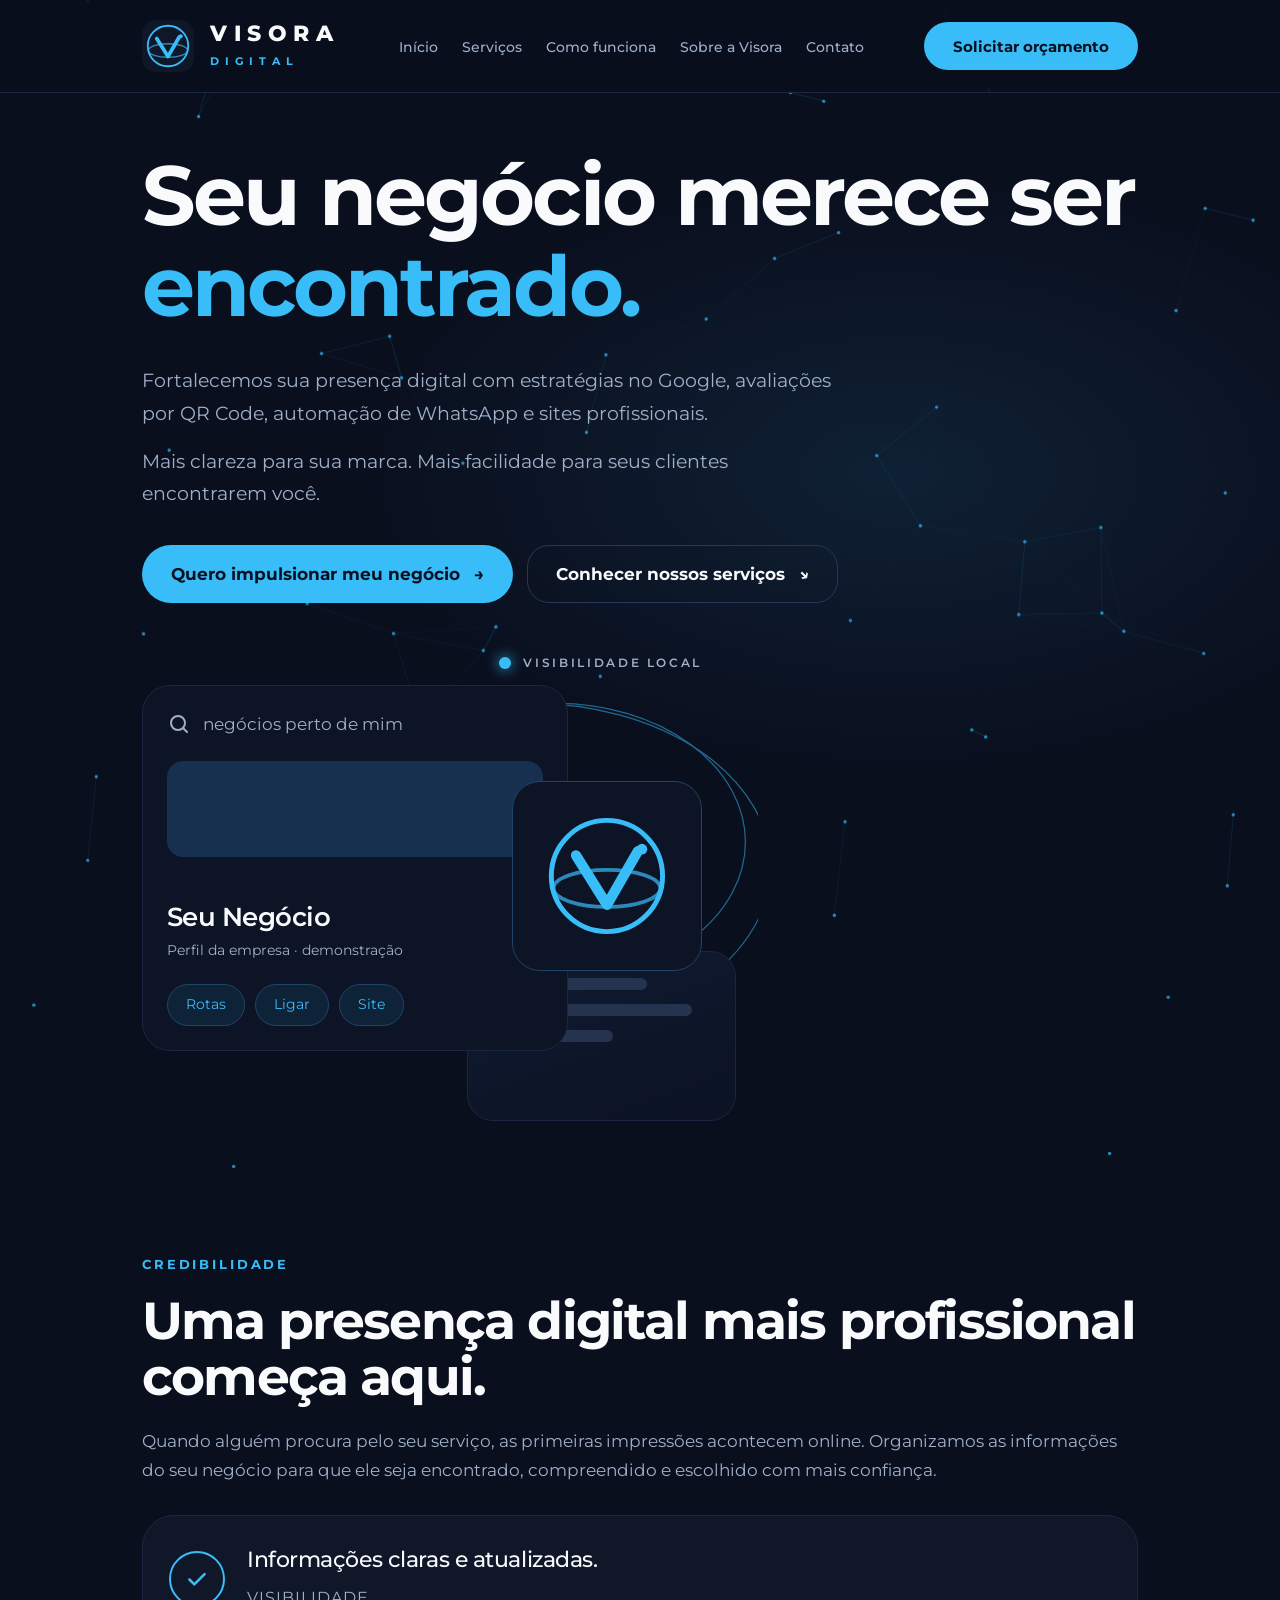
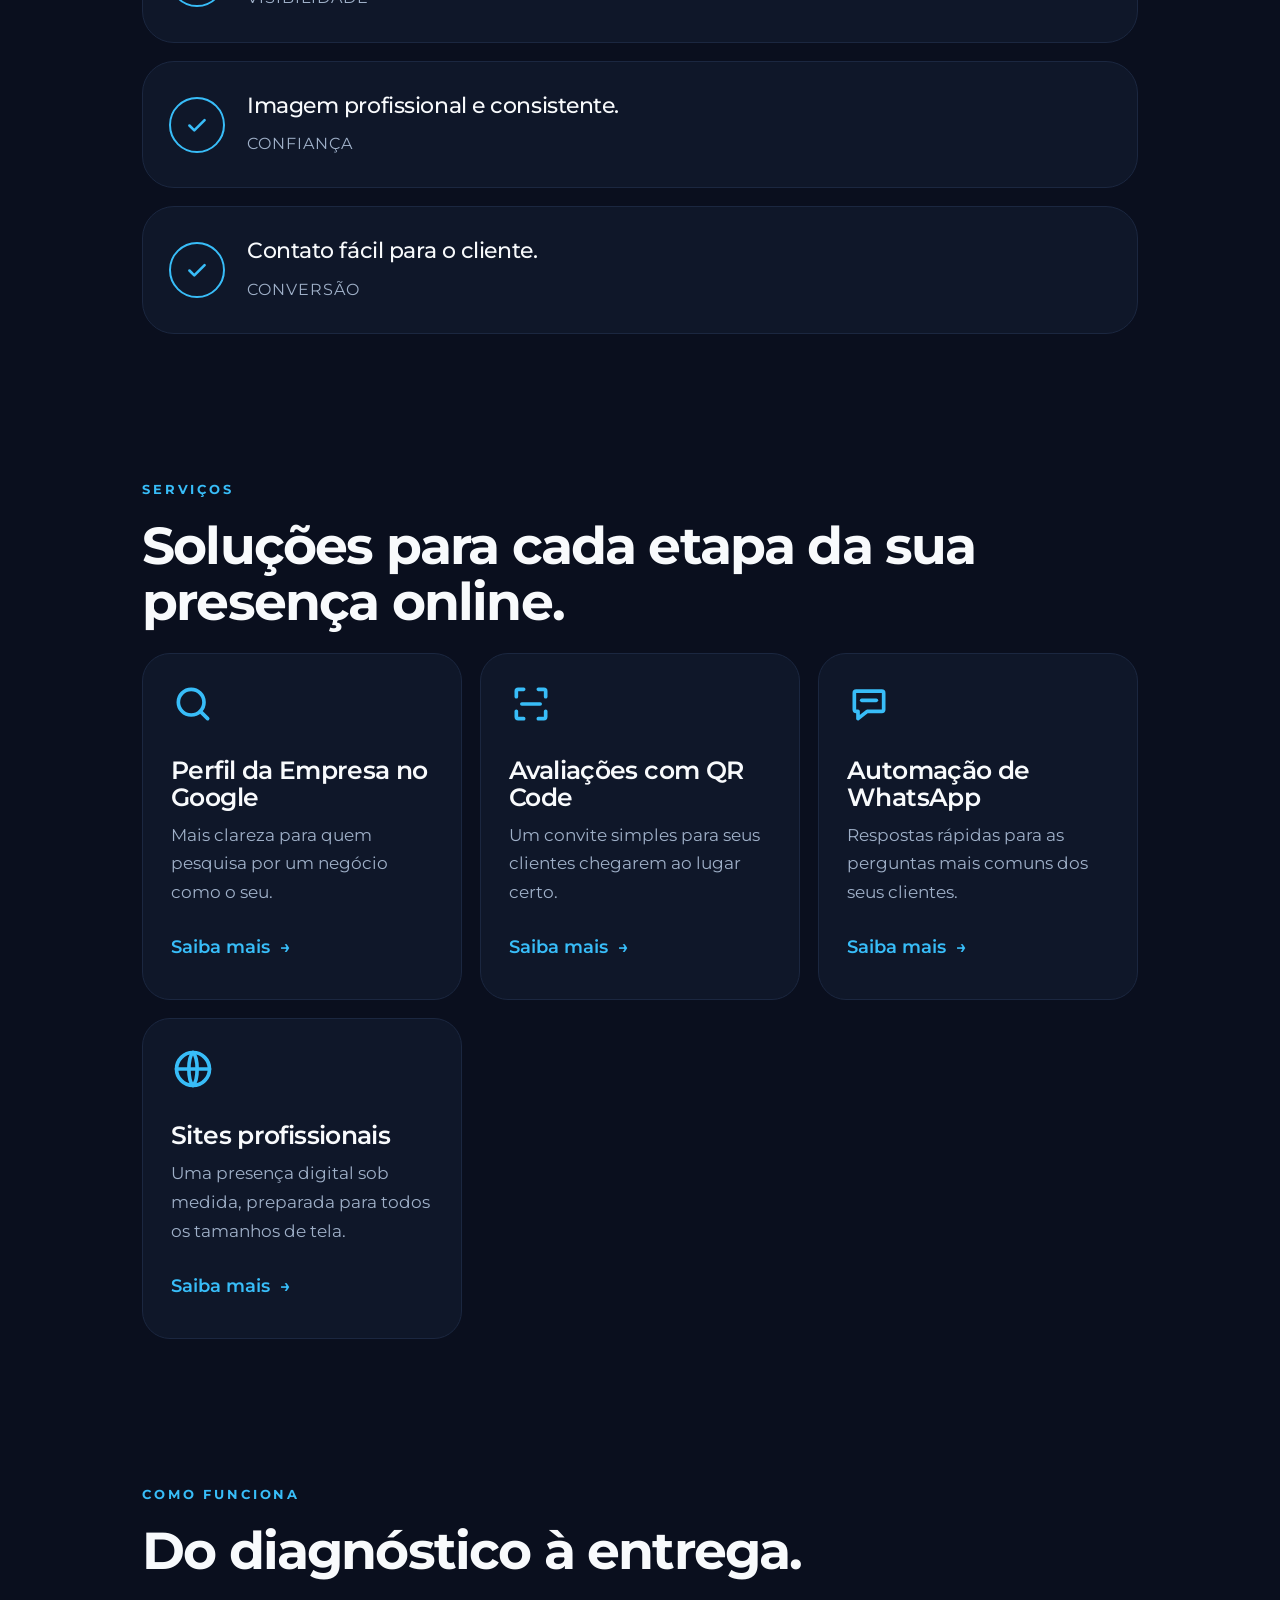
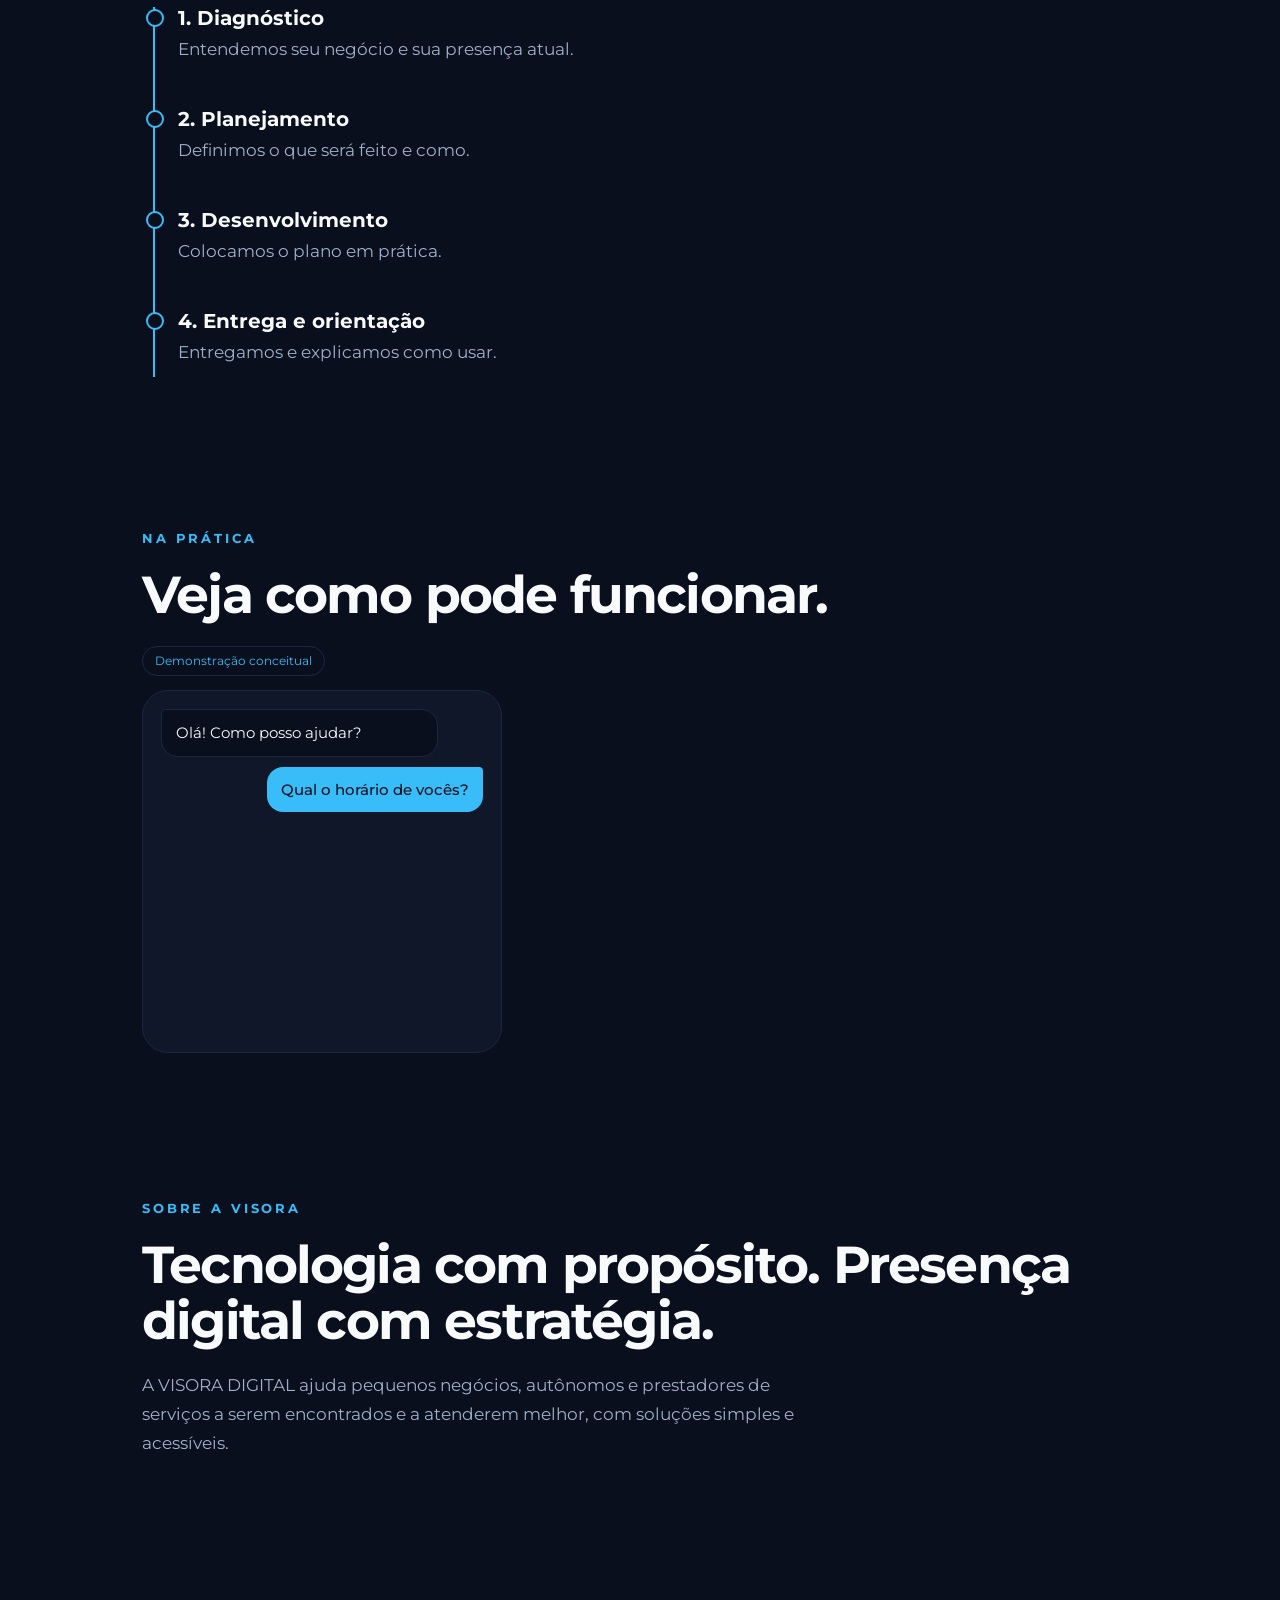
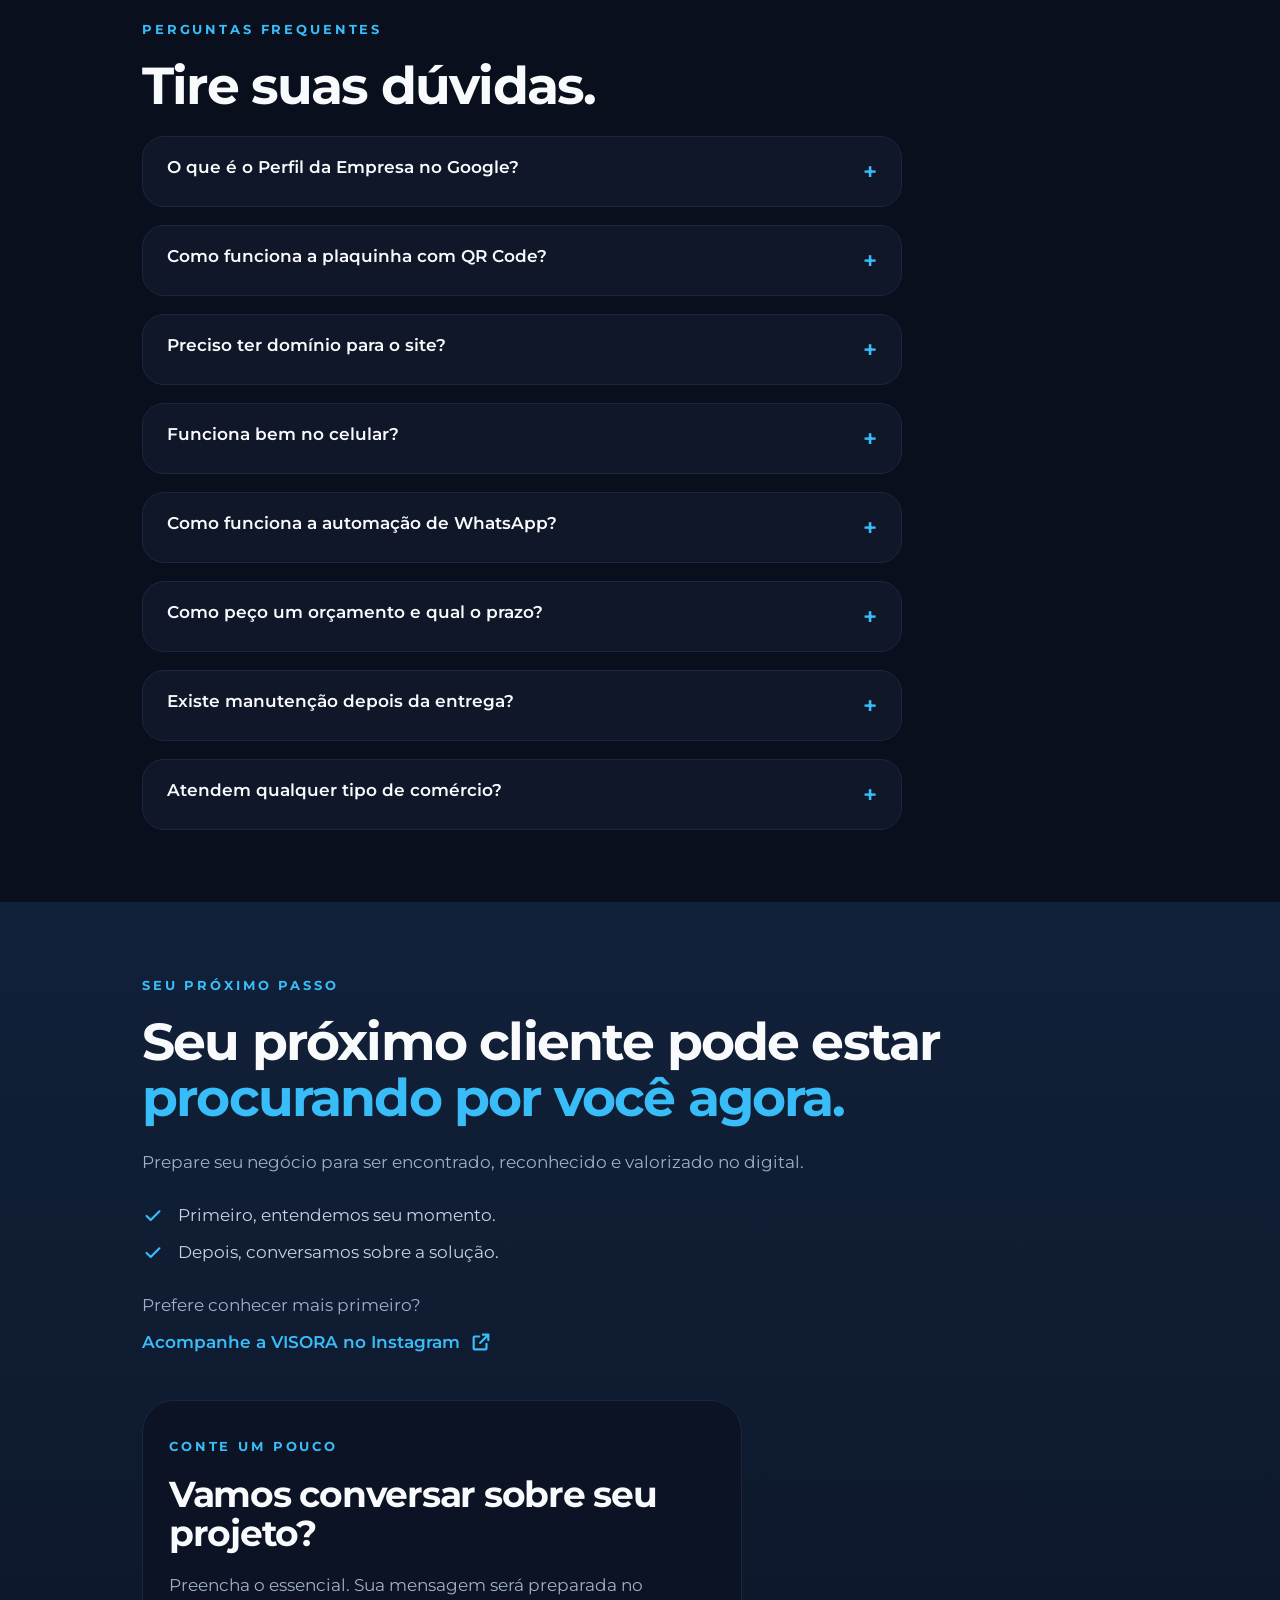
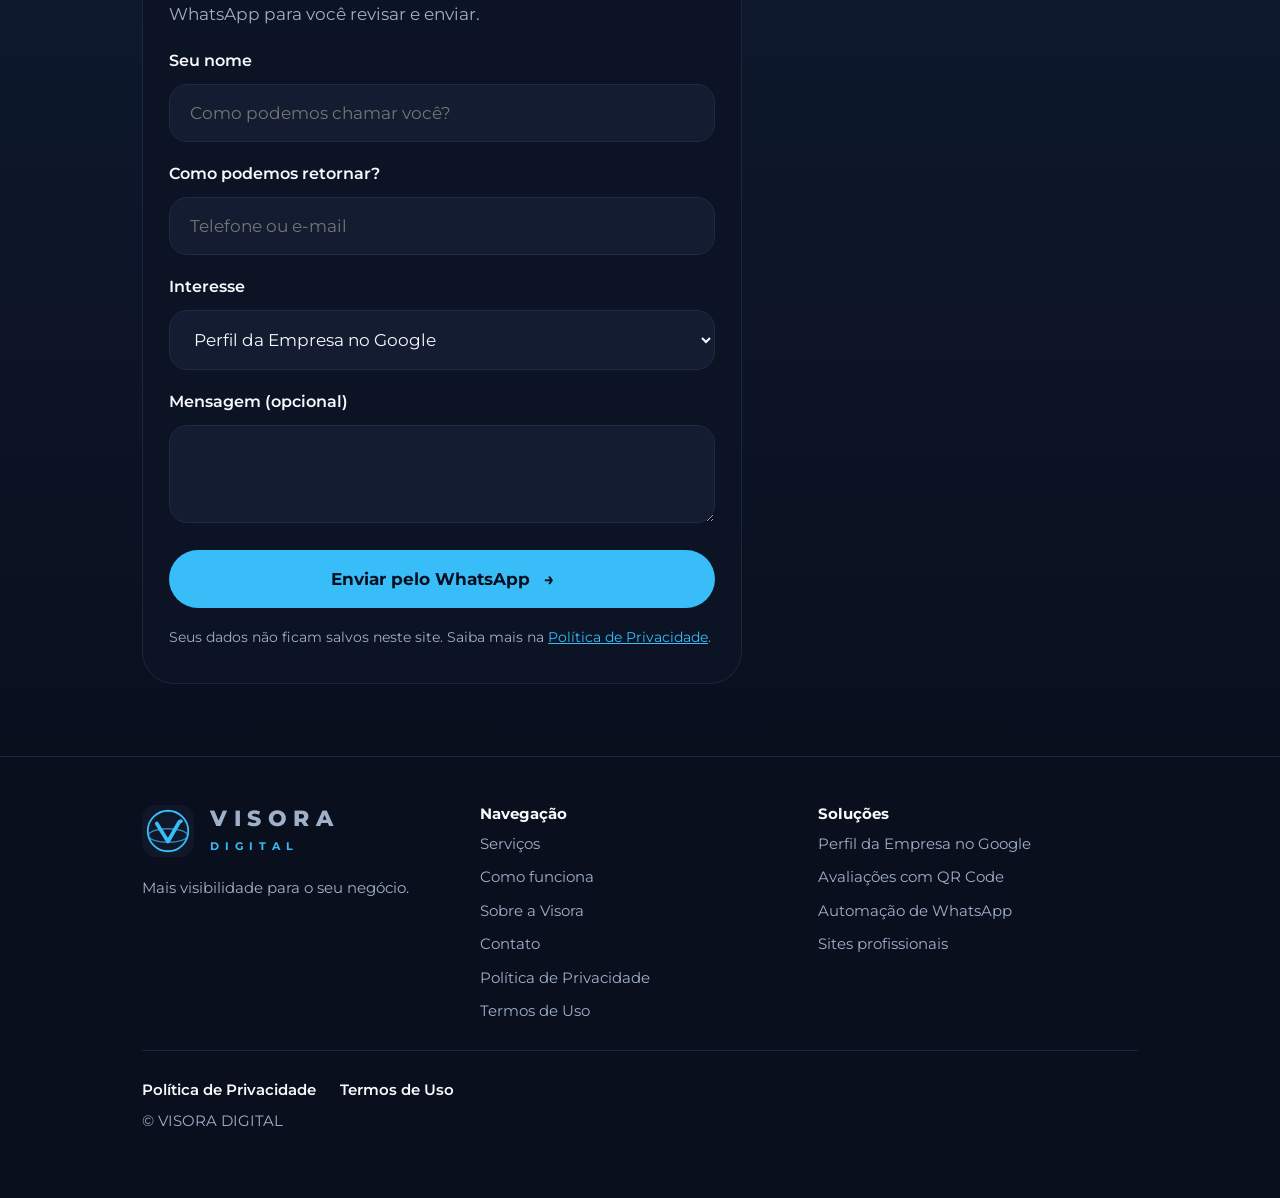
<file: index.html>
<!DOCTYPE html>
<html lang="pt-BR">
<head>
<meta charset="utf-8">
<meta name="viewport" content="width=device-width, initial-scale=1, viewport-fit=cover">
<meta name="theme-color" content="#0B1220">
<link rel="icon" type="image/svg+xml" href="assets/img/favicon.svg">
<title>VISORA DIGITAL | Criação de Sites, SEO e Marketing Digital</title>
<meta name="description" content="Aumente a visibilidade da sua empresa com a VISORA DIGITAL. Criamos sites profissionais, otimizamos sua presença no Google, avaliações por QR Code e soluções digitais para negócios.">
<meta name="keywords" content="perfil da empresa no google, avaliações qr code, automação de whatsapp, criação de sites, presença digital">
<meta property="og:title" content="VISORA DIGITAL — Mais visibilidade para o seu negócio.">
<meta property="og:description" content="Perfil no Google, avaliações por QR Code, automação de WhatsApp e sites profissionais.">
<meta property="og:type" content="website">
<link rel="preconnect" href="https://fonts.googleapis.com">
<link rel="canonical" href="https://www.visoradigital.com.br/" />
<link rel="preconnect" href="https://fonts.gstatic.com" crossorigin>
<link href="https://fonts.googleapis.com/css2?family=Montserrat:wght@400;500;600;700;800&display=swap" rel="stylesheet">
<link rel="stylesheet" href="assets/css/style.css">
</head>
<body>
<svg width="0" height="0" style="position:absolute" aria-hidden="true"><symbol id="mk" viewBox="0 0 64 64"><circle cx="32" cy="32" r="27" fill="none" stroke="#38BDF8" stroke-width="2.4"/><ellipse cx="32" cy="38" rx="26" ry="9" fill="none" stroke="#38BDF8" stroke-width="1.8" opacity=".7"/><path d="M17 22 L32 46 L47 20" fill="none" stroke="#38BDF8" stroke-width="5" stroke-linecap="round" stroke-linejoin="round"/><circle cx="49" cy="19" r="2.6" fill="#38BDF8"/></symbol></svg>

<header><div class="w nav">
<a class="logo" href="#inicio" aria-label="VISORA DIGITAL"><span class="lb"><svg aria-hidden="true"><use href="#mk"/></svg></span><span class="lt"><b>VISORA</b><small>DIGITAL</small></span></a>
<nav aria-label="Principal"><ul id="mn">
<li><a href="#inicio">Início</a></li><li><a href="#servicos">Serviços</a></li><li><a href="#como">Como funciona</a></li><li><a href="#sobre">Sobre a Visora</a></li><li><a href="#contato">Contato</a></li></ul></nav>
<a class="btn s" href="#contato">Solicitar orçamento</a>
<button class="burger" id="bg" aria-label="Abrir menu" aria-expanded="false"><span></span><span></span><span></span></button>
</div></header>

<main>
<section class="hero" id="inicio" style="padding-top:150px">
<canvas id="cv" aria-hidden="true"></canvas>
<div class="w">
<h1>Seu negócio merece ser <em>encontrado.</em></h1>
<p>Fortalecemos sua presença digital com estratégias no Google, avaliações por QR Code, automação de WhatsApp e sites profissionais.</p>
<p>Mais clareza para sua marca. Mais facilidade para seus clientes encontrarem você.</p>
<div class="bt">
<a class="btn" href="#contato">Quero impulsionar meu negócio <span>→</span></a>
<a class="btn o" href="#servicos">Conhecer nossos serviços <span>↘</span></a></div>
<div class="mock">
<div class="lbl"><i></i>VISIBILIDADE LOCAL</div>
<svg class="orb" viewBox="0 0 400 300" fill="none" stroke="#38BDF8" stroke-width="1" aria-hidden="true"><ellipse cx="220" cy="170" rx="190" ry="130"/><ellipse cx="240" cy="150" rx="150" ry="110"/></svg>
<div class="mc"><div class="srch"><svg width="24" height="24" viewBox="0 0 24 24" fill="none" stroke="currentColor" stroke-width="2" stroke-linecap="round"><circle cx="11" cy="11" r="7"/><path d="M20 20l-4-4"/></svg>negócios perto de mim</div>
<div class="blk"></div><h3>Seu Negócio</h3><small>Perfil da empresa · demonstração</small>
<div class="chips"><span>Rotas</span><span>Ligar</span><span>Site</span></div></div>
<div class="bdg"><svg aria-hidden="true"><use href="#mk"/></svg></div>
<div class="mc2"><s style="width:70%"></s><s style="width:90%"></s><s style="width:55%"></s></div>
</div>
</div></section>

<section><div class="w">
<div class="eb rv">Credibilidade</div>
<h2 class="rv">Uma presença digital mais profissional começa aqui.</h2>
<p class="rv">Quando alguém procura pelo seu serviço, as primeiras impressões acontecem online. Organizamos as informações do seu negócio para que ele seja encontrado, compreendido e escolhido com mais confiança.</p>
<div class="grid" style="grid-template-columns:1fr;margin-top:30px">
<div class="card cr rv"><span class="ck"><svg viewBox="0 0 24 24"><path d="M5 12.5l4.5 4.5L19 7.5"/></svg></span><div><b>Informações claras e atualizadas.</b><small>Visibilidade</small></div></div>
<div class="card cr rv"><span class="ck"><svg viewBox="0 0 24 24"><path d="M5 12.5l4.5 4.5L19 7.5"/></svg></span><div><b>Imagem profissional e consistente.</b><small>Confiança</small></div></div>
<div class="card cr rv"><span class="ck"><svg viewBox="0 0 24 24"><path d="M5 12.5l4.5 4.5L19 7.5"/></svg></span><div><b>Contato fácil para o cliente.</b><small>Conversão</small></div></div>
</div></div></section>

<section id="servicos"><div class="w">
<div class="eb rv">Serviços</div><h2 class="rv">Soluções para cada etapa da sua presença online.</h2>
<div class="grid">
<div class="card rv"><div class="ic"><svg viewBox="0 0 24 24"><circle cx="11" cy="11" r="7"/><path d="M20 20l-4-4"/></svg></div><h3>Perfil da Empresa no Google</h3><p>Mais clareza para quem pesquisa por um negócio como o seu.</p>
<div class="det"><p>Revisão de categorias, serviços, descrição e informações comerciais; organização de fotos; boas práticas para avaliações autênticas e perfil atualizado.</p></div>
<button class="more" aria-expanded="false"><span>Saiba mais</span> <span>→</span></button></div>
<div class="card rv"><div class="ic"><svg viewBox="0 0 24 24"><path d="M4 8V5a1 1 0 011-1h3M16 4h3a1 1 0 011 1v3M20 16v3a1 1 0 01-1 1h-3M8 20H5a1 1 0 01-1-1v-3M7 12h10"/></svg></div><h3>Avaliações com QR Code</h3><p>Um convite simples para seus clientes chegarem ao lugar certo.</p>
<div class="det"><p>Plaquinhas personalizadas para balcões, mesas e recepções, em versões clara e escura. O QR Code usa o link fornecido por você e é validado antes da entrega.</p></div>
<button class="more" aria-expanded="false"><span>Saiba mais</span> <span>→</span></button></div>
<div class="card rv"><div class="ic"><svg viewBox="0 0 24 24"><path d="M5 5h14a1 1 0 011 1v9a1 1 0 01-1 1h-8l-5 4v-4H5a1 1 0 01-1-1V6a1 1 0 011-1z"/><path d="M8 10h8"/></svg></div><h3>Automação de WhatsApp</h3><p>Respostas rápidas para as perguntas mais comuns dos seus clientes.</p>
<div class="det"><p>Fluxos de conversa sob medida (horários, serviços, pedidos de orçamento) e encaminhamento para atendimento humano quando necessário. Escopo e integrações definidos no orçamento.</p></div>
<button class="more" aria-expanded="false"><span>Saiba mais</span> <span>→</span></button></div>
<div class="card rv"><div class="ic"><svg viewBox="0 0 24 24"><circle cx="12" cy="12" r="9"/><path d="M3 12h18M12 3c3 3 3 15 0 18M12 3c-3 3-3 15 0 18"/></svg></div><h3>Sites profissionais</h3><p>Uma presença digital sob medida, preparada para todos os tamanhos de tela.</p>
<div class="det"><p>Design personalizado e responsivo, contato pelo WhatsApp, formulário de orçamento e SEO técnico básico.</p></div>
<button class="more" aria-expanded="false"><span>Saiba mais</span> <span>→</span></button></div>
</div></div></section>

<section id="como"><div class="w rv">
<div class="eb">Como funciona</div><h2>Do diagnóstico à entrega.</h2>
<div class="tl" id="tl"><i></i>
<div class="st"><b>1. Diagnóstico</b><p>Entendemos seu negócio e sua presença atual.</p></div>
<div class="st"><b>2. Planejamento</b><p>Definimos o que será feito e como.</p></div>
<div class="st"><b>3. Desenvolvimento</b><p>Colocamos o plano em prática.</p></div>
<div class="st"><b>4. Entrega e orientação</b><p>Entregamos e explicamos como usar.</p></div>
</div></div></section>

<section><div class="w rv">
<div class="eb">Na prática</div><h2>Veja como pode funcionar.</h2>
<span class="tag">Demonstração conceitual</span>
<div class="chat" id="ch" aria-label="Conversa de WhatsApp simulada">
<div class="m a">Olá! Como posso ajudar?</div><div class="m b">Qual o horário de vocês?</div>
<div class="m a">Atendemos de segunda a sexta. Quer pedir um orçamento?</div><div class="m b">Quero!</div>
<div class="m a">Perfeito! Vou chamar um atendente. 😊</div></div>
</div></section>

<section id="sobre"><div class="w rv">
<div class="eb">Sobre a Visora</div>
<h2>Tecnologia com propósito. Presença digital com estratégia.</h2>
<p style="max-width:62ch">A VISORA DIGITAL ajuda pequenos negócios, autônomos e prestadores de serviços a serem encontrados e a atenderem melhor, com soluções simples e acessíveis.</p>
</div></section>

<section><div class="w faq">
<div class="eb rv">Perguntas frequentes</div><h2 class="rv">Tire suas dúvidas.</h2>
<div class="grid" style="grid-template-columns:1fr;max-width:760px">
<div class="card"><button class="q" aria-expanded="false">O que é o Perfil da Empresa no Google?</button><div class="det"><p>É a ficha do seu negócio que aparece no Google e no Maps, com informações, fotos e avaliações.</p></div></div>
<div class="card"><button class="q" aria-expanded="false">Como funciona a plaquinha com QR Code?</button><div class="det"><p>O cliente aponta o celular para o QR Code e vai direto ao link que você nos passar, como o das avaliações.</p></div></div>
<div class="card"><button class="q" aria-expanded="false">Preciso ter domínio para o site?</button><div class="det"><p>Conversamos sobre as opções no orçamento e orientamos você nesse passo.</p></div></div>
<div class="card"><button class="q" aria-expanded="false">Funciona bem no celular?</button><div class="det"><p>Sim. Tudo é pensado primeiro para o celular e também funciona em tablet e computador.</p></div></div>
<div class="card"><button class="q" aria-expanded="false">Como funciona a automação de WhatsApp?</button><div class="det"><p>Criamos respostas automáticas e fluxos de conversa sob medida, com encaminhamento para uma pessoa quando necessário. Escopo e integrações são definidos no orçamento.</p></div></div>
<div class="card"><button class="q" aria-expanded="false">Como peço um orçamento e qual o prazo?</button><div class="det"><p>Pelo botão de WhatsApp. Valores e prazos dependem do serviço e são combinados no orçamento.</p></div></div>
<div class="card"><button class="q" aria-expanded="false">Existe manutenção depois da entrega?</button><div class="det"><p>Orientamos você após a entrega e conversamos sobre acompanhamento conforme a sua necessidade.</p></div></div>
<div class="card"><button class="q" aria-expanded="false">Atendem qualquer tipo de comércio?</button><div class="det"><p>Atendemos pequenos negócios, autônomos, prestadores de serviços e comércios locais.</p></div></div>
</div></div></section>

<section class="cta" id="contato"><div class="w">
<div class="eb rv">Seu próximo passo</div>
<h2 class="rv">Seu próximo cliente pode estar <em>procurando por você agora.</em></h2>
<p class="rv">Prepare seu negócio para ser encontrado, reconhecido e valorizado no digital.</p>
<ul class="ul"><li><svg viewBox="0 0 24 24"><path d="M5 12.5l4.5 4.5L19 7.5"/></svg>Primeiro, entendemos seu momento.</li><li><svg viewBox="0 0 24 24"><path d="M5 12.5l4.5 4.5L19 7.5"/></svg>Depois, conversamos sobre a solução.</li></ul>
<p style="margin:0">Prefere conhecer mais primeiro?</p>
<a class="ig" href="https://www.instagram.com/somosvisora/" target="_blank" rel="noopener noreferrer">Acompanhe a VISORA no Instagram <svg viewBox="0 0 24 24"><path d="M14 4h6v6M20 4l-9 9M18 14v5a1 1 0 01-1 1H5a1 1 0 01-1-1V7a1 1 0 011-1h5"/></svg></a>
<form id="fm">
<div class="eb" style="margin:0">Conte um pouco</div>
<h3>Vamos conversar sobre seu projeto?</h3>
<p style="margin:0">Preencha o essencial. Sua mensagem será preparada no WhatsApp para você revisar e enviar.</p>
<label>Seu nome<input id="nm" autocomplete="name" placeholder="Como podemos chamar você?"></label>
<label>Como podemos retornar?<input id="rt" placeholder="Telefone ou e-mail"></label>
<label>Interesse<select id="it"><option>Perfil da Empresa no Google</option><option>Avaliações com QR Code</option><option>Automação de WhatsApp</option><option>Site profissional</option><option>Quero conversar para descobrir</option></select></label>
<label>Mensagem (opcional)<textarea id="ms" rows="3"></textarea></label>
<button class="btn" type="submit">Enviar pelo WhatsApp <span>→</span></button>
<p class="note">Seus dados não ficam salvos neste site. Saiba mais na <a href="privacidade.html">Política de Privacidade</a>.</p>
</form></div></section>
</main>

<footer><div class="w">
<div class="grid">
<div><a class="logo" href="#inicio"><span class="lb"><svg aria-hidden="true"><use href="#mk"/></svg></span><span class="lt"><b>VISORA</b><small>DIGITAL</small></span></a><p style="margin-top:14px">Mais visibilidade para o seu negócio.</p></div>
<div><b>Navegação</b><a href="#servicos">Serviços</a><a href="#como">Como funciona</a><a href="#sobre">Sobre a Visora</a><a href="#contato">Contato</a><a href="privacidade.html">Política de Privacidade</a><a href="termos.html">Termos de Uso</a></div>
<div><b>Soluções</b><a href="#servicos">Perfil da Empresa no Google</a><a href="#servicos">Avaliações com QR Code</a><a href="#servicos">Automação de WhatsApp</a><a href="#servicos">Sites profissionais</a></div>
</div>
<div class="legal-links"><a href="privacidade.html">Política de Privacidade</a><a href="termos.html">Termos de Uso</a></div>
<p>© VISORA DIGITAL</p></div></footer>


<script src="assets/js/main.js" defer></script>
</body>
</html>
</file>
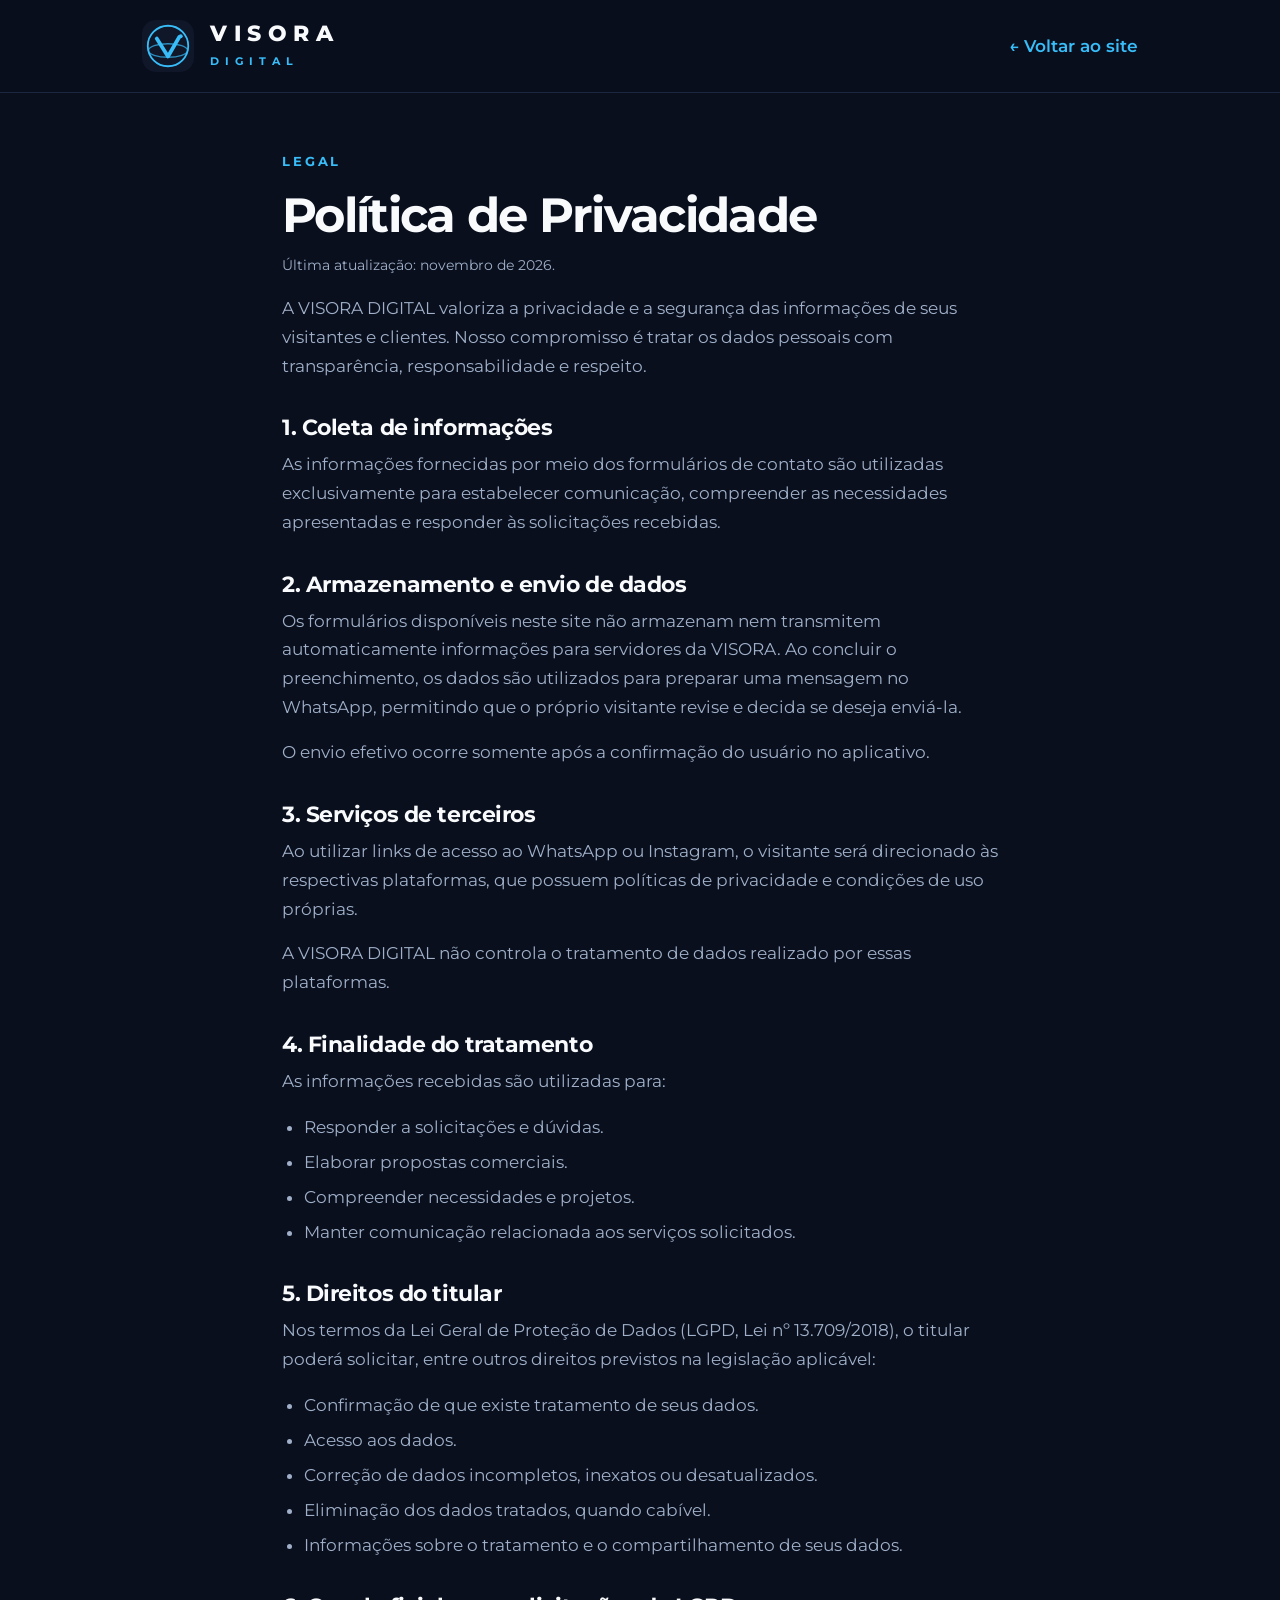
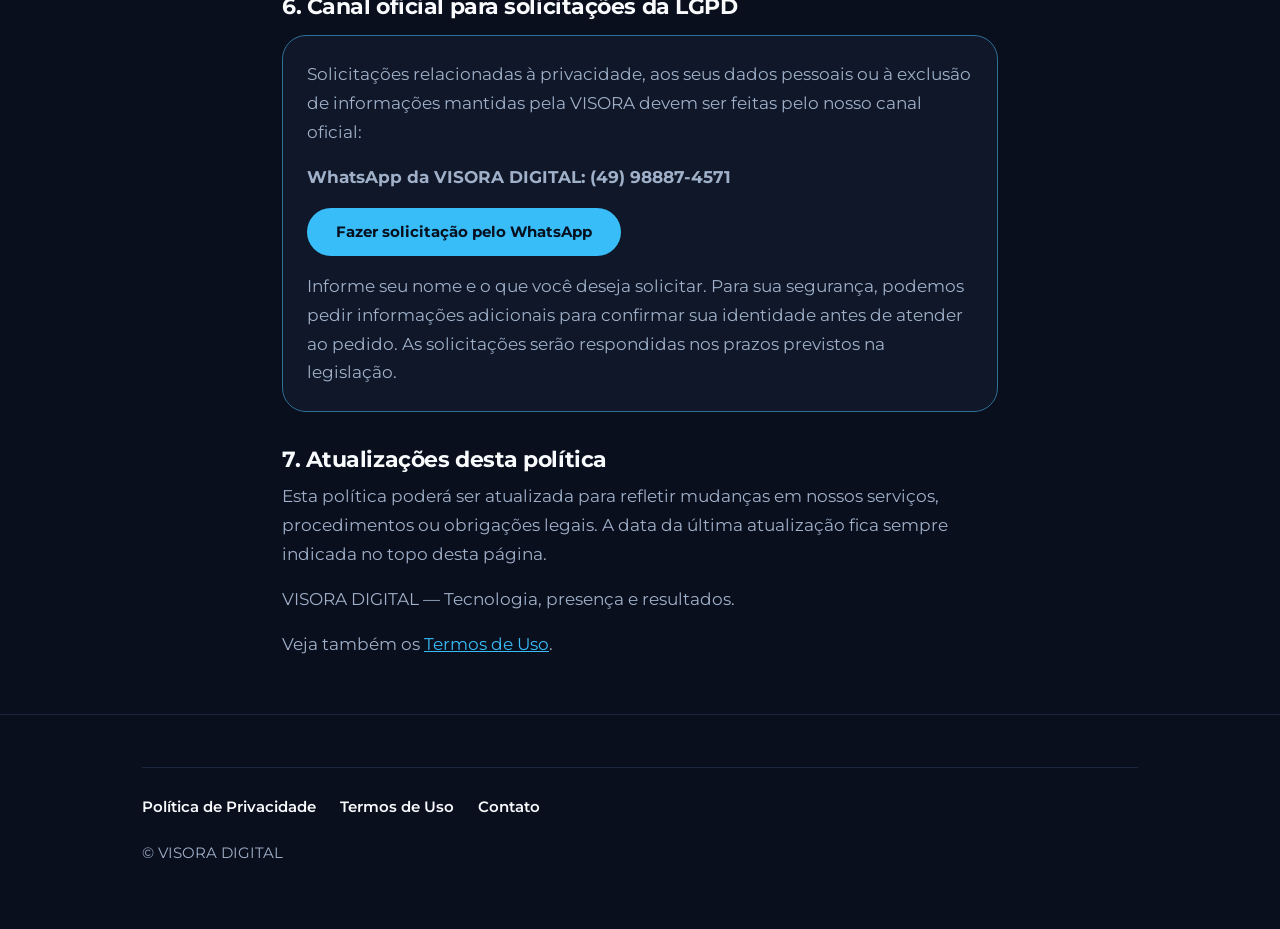
<file: privacidade.html>
<!DOCTYPE html>
<html lang="pt-BR">
<head>
<meta charset="utf-8">
<meta name="viewport" content="width=device-width, initial-scale=1, viewport-fit=cover">
<meta name="theme-color" content="#0B1220">
<link rel="icon" type="image/svg+xml" href="assets/img/favicon.svg">
<title>Política de Privacidade | VISORA DIGITAL</title>
<meta name="robots" content="noindex, follow">
<meta name="description" content="Política de Privacidade da VISORA DIGITAL e canal oficial para solicitações da LGPD.">
<link rel="preconnect" href="https://fonts.googleapis.com">
<link rel="preconnect" href="https://fonts.gstatic.com" crossorigin>
<link href="https://fonts.googleapis.com/css2?family=Montserrat:wght@400;500;600;700;800&display=swap" rel="stylesheet">
<link rel="stylesheet" href="assets/css/style.css">
</head>
<body>
<svg width="0" height="0" style="position:absolute" aria-hidden="true"><symbol id="mk" viewBox="0 0 64 64"><circle cx="32" cy="32" r="27" fill="none" stroke="#38BDF8" stroke-width="2.4"/><ellipse cx="32" cy="38" rx="26" ry="9" fill="none" stroke="#38BDF8" stroke-width="1.8" opacity=".7"/><path d="M17 22 L32 46 L47 20" fill="none" stroke="#38BDF8" stroke-width="5" stroke-linecap="round" stroke-linejoin="round"/><circle cx="49" cy="19" r="2.6" fill="#38BDF8"/></symbol></svg>
<header><div class="w nav">
<a class="logo" href="index.html" aria-label="VISORA DIGITAL - voltar ao início"><span class="lb"><svg aria-hidden="true"><use href="#mk"/></svg></span><span class="lt"><b>VISORA</b><small>DIGITAL</small></span></a>
<a class="back" href="index.html">← Voltar ao site</a>
</div></header>
<main class="legal"><div class="w">
<div class="eb">Legal</div>
<h1>Política de Privacidade</h1>
<p class="upd">Última atualização: novembro de 2026.</p>
<p>A VISORA DIGITAL valoriza a privacidade e a segurança das informações de seus visitantes e clientes. Nosso compromisso é tratar os dados pessoais com transparência, responsabilidade e respeito.</p>
<h2>1. Coleta de informações</h2>
<p>As informações fornecidas por meio dos formulários de contato são utilizadas exclusivamente para estabelecer comunicação, compreender as necessidades apresentadas e responder às solicitações recebidas.</p>
<h2>2. Armazenamento e envio de dados</h2>
<p>Os formulários disponíveis neste site não armazenam nem transmitem automaticamente informações para servidores da VISORA. Ao concluir o preenchimento, os dados são utilizados para preparar uma mensagem no WhatsApp, permitindo que o próprio visitante revise e decida se deseja enviá-la.</p>
<p>O envio efetivo ocorre somente após a confirmação do usuário no aplicativo.</p>
<h2>3. Serviços de terceiros</h2>
<p>Ao utilizar links de acesso ao WhatsApp ou Instagram, o visitante será direcionado às respectivas plataformas, que possuem políticas de privacidade e condições de uso próprias.</p>
<p>A VISORA DIGITAL não controla o tratamento de dados realizado por essas plataformas.</p>
<h2>4. Finalidade do tratamento</h2>
<p>As informações recebidas são utilizadas para:</p>
<ul><li>Responder a solicitações e dúvidas.</li><li>Elaborar propostas comerciais.</li><li>Compreender necessidades e projetos.</li><li>Manter comunicação relacionada aos serviços solicitados.</li></ul>
<h2>5. Direitos do titular</h2>
<p>Nos termos da Lei Geral de Proteção de Dados (LGPD, Lei nº 13.709/2018), o titular poderá solicitar, entre outros direitos previstos na legislação aplicável:</p>
<ul><li>Confirmação de que existe tratamento de seus dados.</li><li>Acesso aos dados.</li><li>Correção de dados incompletos, inexatos ou desatualizados.</li><li>Eliminação dos dados tratados, quando cabível.</li><li>Informações sobre o tratamento e o compartilhamento de seus dados.</li></ul>
<h2>6. Canal oficial para solicitações da LGPD</h2>
<div class="chan">
<p>Solicitações relacionadas à privacidade, aos seus dados pessoais ou à exclusão de informações mantidas pela VISORA devem ser feitas pelo nosso canal oficial:</p>
<p><b>WhatsApp da VISORA DIGITAL: (49) 98887-4571</b></p>
<p><a class="btn s" href="https://wa.me/5549988874571?text=Ol%C3%A1%21%20Gostaria%20de%20fazer%20uma%20solicita%C3%A7%C3%A3o%20relacionada%20%C3%A0%20LGPD%20%28privacidade%20e%20dados%20pessoais%29." target="_blank" rel="noopener noreferrer">Fazer solicitação pelo WhatsApp</a></p>
<p>Informe seu nome e o que você deseja solicitar. Para sua segurança, podemos pedir informações adicionais para confirmar sua identidade antes de atender ao pedido. As solicitações serão respondidas nos prazos previstos na legislação.</p>
</div>
<!-- Se a VISORA tiver e-mail dedicado à privacidade ou encarregado (DPO), inclua aqui. -->
<h2>7. Atualizações desta política</h2>
<p>Esta política poderá ser atualizada para refletir mudanças em nossos serviços, procedimentos ou obrigações legais. A data da última atualização fica sempre indicada no topo desta página.</p>
<p>VISORA DIGITAL — Tecnologia, presença e resultados.</p>
<p>Veja também os <a href="termos.html">Termos de Uso</a>.</p>
</div></main>
<footer><div class="w">
<div class="legal-links"><a href="privacidade.html">Política de Privacidade</a><a href="termos.html">Termos de Uso</a><a href="index.html#contato">Contato</a></div>
<p style="margin-top:14px">© VISORA DIGITAL</p></div></footer>
</body>
</html>
</file>
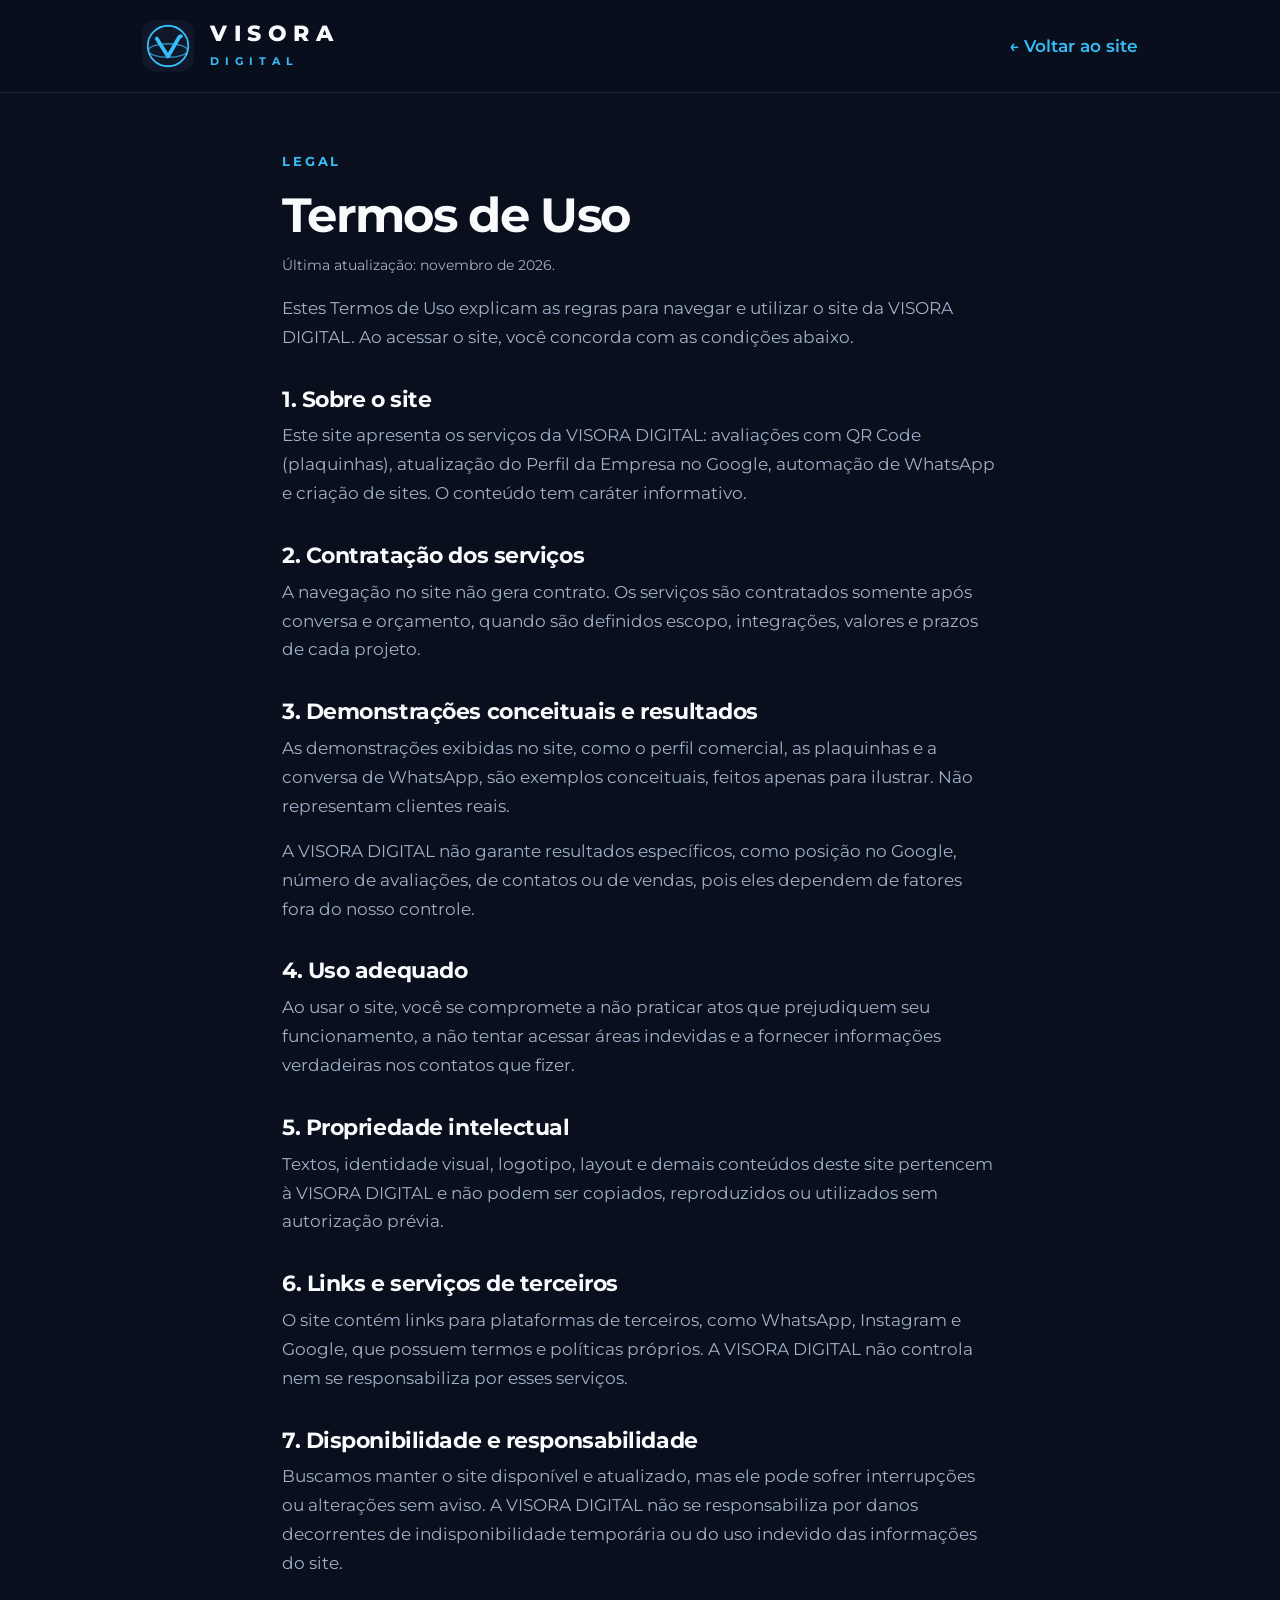
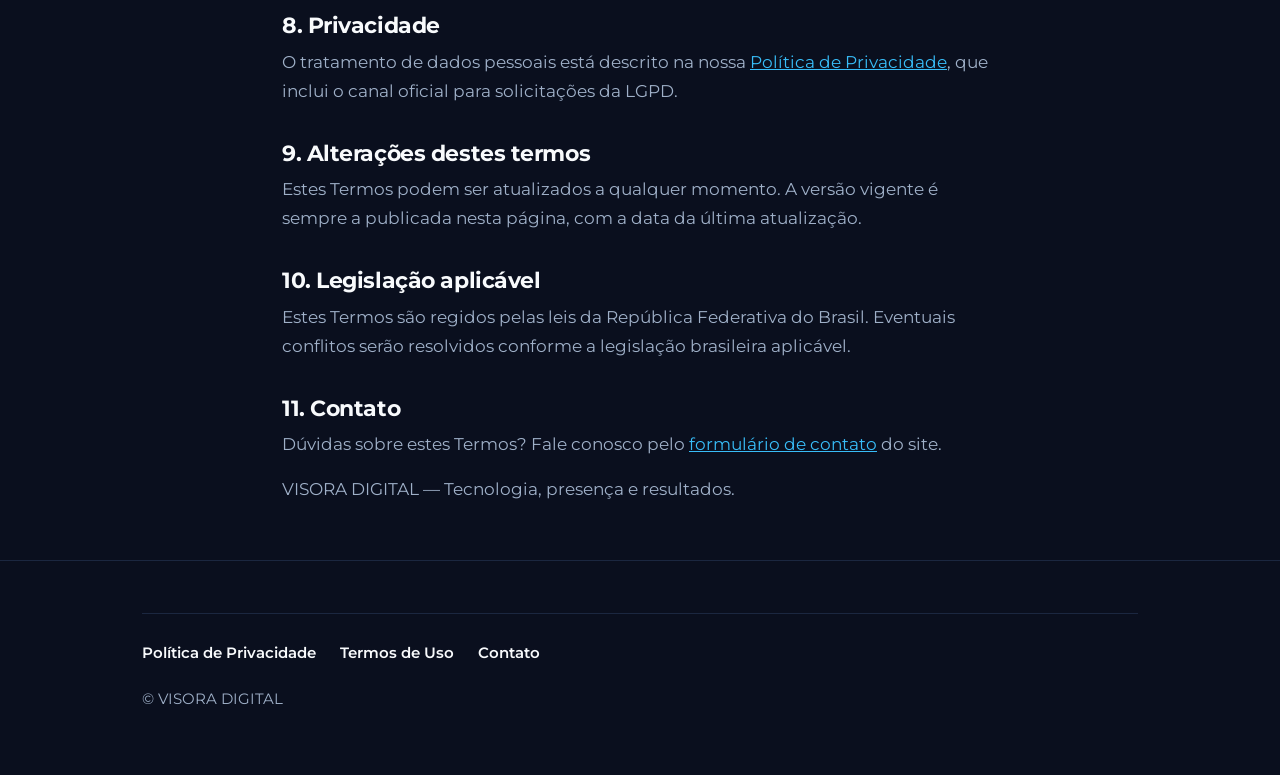
<file: termos.html>
<!DOCTYPE html>
<html lang="pt-BR">
<head>
<meta charset="utf-8">
<meta name="viewport" content="width=device-width, initial-scale=1, viewport-fit=cover">
<meta name="theme-color" content="#0B1220">
<link rel="icon" type="image/svg+xml" href="assets/img/favicon.svg">
<title>Termos de Uso | VISORA DIGITAL</title>
<meta name="description" content="Termos de Uso do site da VISORA DIGITAL.">
<link rel="preconnect" href="https://fonts.googleapis.com">
<link rel="preconnect" href="https://fonts.gstatic.com" crossorigin>
<link href="https://fonts.googleapis.com/css2?family=Montserrat:wght@400;500;600;700;800&display=swap" rel="stylesheet">
<link rel="stylesheet" href="assets/css/style.css">
</head>
<body>
<svg width="0" height="0" style="position:absolute" aria-hidden="true"><symbol id="mk" viewBox="0 0 64 64"><circle cx="32" cy="32" r="27" fill="none" stroke="#38BDF8" stroke-width="2.4"/><ellipse cx="32" cy="38" rx="26" ry="9" fill="none" stroke="#38BDF8" stroke-width="1.8" opacity=".7"/><path d="M17 22 L32 46 L47 20" fill="none" stroke="#38BDF8" stroke-width="5" stroke-linecap="round" stroke-linejoin="round"/><circle cx="49" cy="19" r="2.6" fill="#38BDF8"/></symbol></svg>
<header><div class="w nav">
<a class="logo" href="index.html" aria-label="VISORA DIGITAL - voltar ao início"><span class="lb"><svg aria-hidden="true"><use href="#mk"/></svg></span><span class="lt"><b>VISORA</b><small>DIGITAL</small></span></a>
<a class="back" href="index.html">← Voltar ao site</a>
</div></header>
<main class="legal"><div class="w">
<div class="eb">Legal</div>
<h1>Termos de Uso</h1>
<p class="upd">Última atualização: novembro de 2026.</p>
<p>Estes Termos de Uso explicam as regras para navegar e utilizar o site da VISORA DIGITAL. Ao acessar o site, você concorda com as condições abaixo.</p>
<h2>1. Sobre o site</h2>
<p>Este site apresenta os serviços da VISORA DIGITAL: avaliações com QR Code (plaquinhas), atualização do Perfil da Empresa no Google, automação de WhatsApp e criação de sites. O conteúdo tem caráter informativo.</p>
<h2>2. Contratação dos serviços</h2>
<p>A navegação no site não gera contrato. Os serviços são contratados somente após conversa e orçamento, quando são definidos escopo, integrações, valores e prazos de cada projeto.</p>
<h2>3. Demonstrações conceituais e resultados</h2>
<p>As demonstrações exibidas no site, como o perfil comercial, as plaquinhas e a conversa de WhatsApp, são exemplos conceituais, feitos apenas para ilustrar. Não representam clientes reais.</p>
<p>A VISORA DIGITAL não garante resultados específicos, como posição no Google, número de avaliações, de contatos ou de vendas, pois eles dependem de fatores fora do nosso controle.</p>
<h2>4. Uso adequado</h2>
<p>Ao usar o site, você se compromete a não praticar atos que prejudiquem seu funcionamento, a não tentar acessar áreas indevidas e a fornecer informações verdadeiras nos contatos que fizer.</p>
<h2>5. Propriedade intelectual</h2>
<p>Textos, identidade visual, logotipo, layout e demais conteúdos deste site pertencem à VISORA DIGITAL e não podem ser copiados, reproduzidos ou utilizados sem autorização prévia.</p>
<h2>6. Links e serviços de terceiros</h2>
<p>O site contém links para plataformas de terceiros, como WhatsApp, Instagram e Google, que possuem termos e políticas próprios. A VISORA DIGITAL não controla nem se responsabiliza por esses serviços.</p>
<h2>7. Disponibilidade e responsabilidade</h2>
<p>Buscamos manter o site disponível e atualizado, mas ele pode sofrer interrupções ou alterações sem aviso. A VISORA DIGITAL não se responsabiliza por danos decorrentes de indisponibilidade temporária ou do uso indevido das informações do site.</p>
<h2>8. Privacidade</h2>
<p>O tratamento de dados pessoais está descrito na nossa <a href="privacidade.html">Política de Privacidade</a>, que inclui o canal oficial para solicitações da LGPD.</p>
<h2>9. Alterações destes termos</h2>
<p>Estes Termos podem ser atualizados a qualquer momento. A versão vigente é sempre a publicada nesta página, com a data da última atualização.</p>
<h2>10. Legislação aplicável</h2>
<p>Estes Termos são regidos pelas leis da República Federativa do Brasil. Eventuais conflitos serão resolvidos conforme a legislação brasileira aplicável.</p>
<h2>11. Contato</h2>
<p>Dúvidas sobre estes Termos? Fale conosco pelo <a href="index.html#contato">formulário de contato</a> do site.</p>
<p>VISORA DIGITAL — Tecnologia, presença e resultados.</p>
</div></main>
<footer><div class="w">
<div class="legal-links"><a href="privacidade.html">Política de Privacidade</a><a href="termos.html">Termos de Uso</a><a href="index.html#contato">Contato</a></div>
<p style="margin-top:14px">© VISORA DIGITAL</p></div></footer>
</body>
</html>
</file>
<file: assets/css/style.css>
:root{color-scheme:dark;--bg:#0A0F1E;--cy:#38BDF8;--tx:#F8FAFC;--card:#0F1729;--line:#1B2740;--mut:#9FB0C8;
box-sizing:border-box;padding-top:env(safe-area-inset-top,0px);padding-bottom:env(safe-area-inset-bottom,0px)}
*{box-sizing:border-box}html{scroll-behavior:smooth;scroll-padding-top:96px}
body{margin:0;background:var(--bg);color:var(--tx);font:400 17px/1.7 Montserrat,system-ui,sans-serif}
h1,h2,h3{margin:0;letter-spacing:-.035em;line-height:1.08}p{margin:0 0 16px;color:var(--mut)}a{color:inherit}
.w{max-width:1040px;margin:0 auto;padding:0 22px}
section{padding:72px 0}
.eb{color:var(--cy);font-weight:700;font-size:13px;letter-spacing:.22em;text-transform:uppercase;margin-bottom:18px}
h2{font-size:clamp(32px,9vw,52px);font-weight:700;margin-bottom:22px}
header{position:fixed;top:env(safe-area-inset-top,0px);left:0;right:0;z-index:50;background:rgba(10,15,30,.78);backdrop-filter:blur(14px);-webkit-backdrop-filter:blur(14px);border-bottom:1px solid var(--line)}
body::before{content:"";position:fixed;inset:0 0 auto;height:env(safe-area-inset-top,0px);background:rgba(10,15,30,.92);z-index:49}
.nav{display:flex;align-items:center;justify-content:space-between;height:92px}
.logo{display:flex;align-items:center;gap:16px;text-decoration:none}
.lb{width:52px;height:52px;border-radius:14px;background:var(--card);display:grid;place-items:center}
.lb svg{width:48px;height:48px}
.lt b{display:block;font-weight:800;font-size:22px;letter-spacing:.3em;line-height:1.1}
.lt small{display:block;color:var(--cy);font-weight:700;font-size:11px;letter-spacing:.55em;margin-top:6px}
nav ul{display:flex;gap:24px;list-style:none;margin:0;padding:0}
nav a{text-decoration:none;font-size:14px;font-weight:500;color:var(--mut)}nav a:hover{color:var(--cy)}
.burger{display:none;width:62px;height:62px;border-radius:20px;background:var(--card);border:1px solid #2A3857;color:var(--tx);cursor:pointer}
.burger span{display:block;height:2.5px;width:30px;border-radius:2px;background:currentColor;margin:6px auto;transition:.3s}
.burger[aria-expanded=true] span:first-child{transform:translateY(4px) rotate(45deg)}
.burger[aria-expanded=true] span:last-child{transform:translateY(-4px) rotate(-45deg)}
.btn{position:relative;overflow:hidden;display:flex;align-items:center;justify-content:center;gap:14px;min-height:58px;padding:0 28px;border-radius:999px;border:1.5px solid transparent;background:var(--cy);color:#06101F;font:700 17px Montserrat,sans-serif;text-decoration:none;cursor:pointer;transition:transform .15s,box-shadow .3s}
.btn:active{transform:scale(.96)}.btn:hover{box-shadow:0 0 30px rgba(56,189,248,.45)}
.btn.o{background:transparent;color:var(--tx);border-color:#26385A;border-radius:22px;min-height:56px}
.btn.s{display:inline-flex;min-height:48px;font-size:15px}
.rip{position:absolute;border-radius:50%;background:rgba(56,189,248,.45);transform:scale(0);animation:rp .6s ease-out forwards;pointer-events:none}
@keyframes rp{to{transform:scale(4);opacity:0}}
.hero{position:relative;overflow:hidden;padding:150px 0 60px;background:radial-gradient(900px 500px at 70% 40%,rgba(56,189,248,.1),transparent 60%)}
#cv{position:absolute;inset:0;width:100%;height:100%;touch-action:pan-y}
.hero .w{position:relative;z-index:2}
.hero h1{font-size:clamp(46px,14.5vw,84px);font-weight:700;margin-bottom:34px}
.hero h1 em{font-style:normal;color:var(--cy)}
.hero p{font-size:19px;max-width:54ch}
.hero .bt{display:grid;gap:14px;margin:34px 0 10px;max-width:460px}
.mock{position:relative;margin-top:50px;padding-bottom:70px}
.lbl{display:flex;justify-content:flex-end;align-items:center;gap:12px;font-size:12px;letter-spacing:.22em;font-weight:600;color:var(--mut);margin-bottom:12px}
.lbl i{width:12px;height:12px;border-radius:50%;background:var(--cy);box-shadow:0 0 14px var(--cy)}
.orb{position:absolute;right:-10%;top:0;width:90%;opacity:.5;pointer-events:none}
.mc{position:relative;width:76%;background:#0D1425;border:1px solid var(--line);border-radius:28px;padding:24px;z-index:2}
.srch{display:flex;gap:12px;align-items:center;color:var(--mut);font-size:17px;margin-bottom:22px}
.blk{height:96px;border-radius:16px;background:#173050}
.mc h3{font-size:26px;font-weight:600;margin:46px 0 4px;letter-spacing:-.02em}
.mc small{color:var(--mut);font-size:14px}
.chips{display:flex;gap:10px;flex-wrap:wrap;margin-top:20px}
.chips span{border:1px solid #1F4468;background:#0E2238;color:var(--cy);border-radius:999px;padding:8px 18px;font-size:14px}
.bdg{position:absolute;right:0;top:128px;width:34%;aspect-ratio:1;border-radius:28px;background:#0D1425;border:1.5px solid #1F4468;display:grid;place-items:center;z-index:3;animation:fl 4s ease-in-out infinite}
.bdg svg{width:70%}
@keyframes fl{50%{transform:translateY(-8px)}}
.mc2{position:absolute;right:-6%;bottom:0;width:48%;height:170px;border-radius:26px;background:linear-gradient(160deg,#101a30,#0b1324);border:1px solid var(--line);z-index:1;padding:26px 20px 0}
.mc2 s{display:block;height:12px;border-radius:6px;background:#26334f;margin-bottom:14px}
.grid{display:grid;gap:18px;grid-template-columns:repeat(auto-fit,minmax(260px,1fr))}
.card{background:var(--card);border:1px solid var(--line);border-radius:28px;padding:28px;position:relative;overflow:hidden;transition:transform .2s,border-color .3s}
.card:hover{border-color:#2F6E96}.card:active{transform:scale(.985)}
.card h3{font-size:25px;font-weight:600;margin:22px 0 10px;letter-spacing:-.025em}
.ic svg{width:44px;height:44px;stroke:var(--cy);fill:none;stroke-width:2;stroke-linecap:round;stroke-linejoin:round;transition:transform .5s}
.card.open .ic svg{transform:rotate(360deg) scale(1.08)}
.more{background:none;border:0;color:var(--cy);font:600 18px Montserrat,sans-serif;padding:8px 0;min-height:48px;cursor:pointer;display:inline-flex;gap:10px;align-items:center}
.det{max-height:0;overflow:hidden;transition:max-height .45s ease}
.cr{display:flex;align-items:center;gap:22px;padding:30px 26px;border-radius:32px}
.cr .ck{flex:none;width:56px;height:56px;border-radius:50%;border:2px solid var(--cy);display:grid;place-items:center}
.cr .ck svg{width:26px;stroke:var(--cy);fill:none;stroke-width:2.4;stroke-linecap:round;stroke-linejoin:round}
.cr b{display:block;font-weight:500;font-size:22px;line-height:1.3;letter-spacing:-.02em}
.cr small{display:block;color:var(--mut);font-size:16px;letter-spacing:.06em;text-transform:uppercase;margin-top:10px}
.rv{opacity:0;transform:translateY(26px);transition:opacity .7s,transform .7s}.rv.in{opacity:1;transform:none}
.tl{position:relative;display:grid;gap:22px;padding-left:36px}
.tl::before{content:"";position:absolute;left:11px;top:6px;bottom:6px;width:2px;background:var(--line)}
.tl i{position:absolute;left:11px;top:6px;width:2px;height:0;background:var(--cy);transition:height 1.6s ease}
.tl.in i{height:calc(100% - 12px)}
.st{position:relative}.st::before{content:"";position:absolute;left:-32px;top:8px;width:14px;height:14px;border-radius:50%;background:var(--bg);border:2px solid var(--cy)}
.st b{display:block;font-size:20px}
.chat{max-width:360px;background:var(--card);border:1px solid var(--line);border-radius:26px;padding:18px;display:flex;flex-direction:column;gap:10px;min-height:260px}
.m{padding:10px 14px;border-radius:16px;font-size:15px;max-width:86%;opacity:0;transform:translateY(8px);transition:.4s}
.m.show{opacity:1;transform:none}.m.a{background:#0A0F1E;border:1px solid var(--line);border-top-left-radius:4px}
.m.b{background:var(--cy);color:#06101F;font-weight:500;align-self:flex-end;border-top-right-radius:4px}
.tag{display:inline-block;font-size:12px;color:var(--cy);border:1px solid var(--line);border-radius:999px;padding:4px 12px;margin-bottom:14px}
.faq .card{padding:0;border-radius:22px}.faq button.q{width:100%;text-align:left;background:none;border:0;color:var(--tx);font:600 17px Montserrat,sans-serif;padding:20px 24px;min-height:60px;cursor:pointer;display:flex;justify-content:space-between;gap:12px}
.faq .det p{padding:0 24px 8px}
.q::after{content:"+";color:var(--cy);font-size:24px;transition:transform .3s}.open .q::after{transform:rotate(45deg)}
.cta{background:linear-gradient(180deg,rgba(23,48,80,.55),rgba(10,15,30,0));position:relative;overflow:hidden}
.cta h2 em{font-style:normal;color:var(--cy)}
.ul{list-style:none;padding:0;margin:24px 0}.ul li{display:flex;gap:14px;color:#C6D3E6;font-size:17px;margin:8px 0}
.ul svg,.ig svg{width:22px;flex:none;stroke:var(--cy);fill:none;stroke-width:2.4;stroke-linecap:round;stroke-linejoin:round}
.ig{color:var(--cy);font-weight:600;text-decoration:none;display:inline-flex;gap:10px;align-items:center;min-height:44px}
form{margin-top:36px;background:#0B1324;border:1px solid var(--line);border-radius:32px;padding:34px 26px;display:grid;gap:18px;max-width:600px}
form h3{font-size:clamp(26px,7vw,36px);font-weight:700}
label{font-size:16px;font-weight:600}
select,input,textarea{width:100%;margin-top:10px;background:#131C31;color:var(--tx);border:1px solid #1F2B45;border-radius:18px;padding:18px 20px;font:400 17px Montserrat,sans-serif}
select:focus,input:focus,textarea:focus,button:focus-visible,a:focus-visible{outline:2px solid var(--cy);outline-offset:2px}
footer{border-top:1px solid var(--line);padding:44px 0 48px;font-size:15px}
footer .grid{margin-bottom:22px}footer a{display:block;color:var(--mut);text-decoration:none;padding:4px 0}footer a:hover{color:var(--cy)}
@media(max-width:760px){
.burger{display:block}
nav ul{position:absolute;top:92px;left:0;right:0;flex-direction:column;gap:0;background:rgba(10,15,30,.98);max-height:0;overflow:hidden;transition:max-height .4s}
nav ul.open{max-height:420px;border-bottom:1px solid var(--line)}nav li a{display:block;padding:18px 22px;font-size:16px}
.nav>.btn{display:none}}
@media(min-width:761px){.hero .bt{grid-auto-flow:column;max-width:none;width:max-content}.mock{max-width:560px}}
@media(prefers-reduced-motion:reduce){*{animation:none!important;transition:none!important}.rv,.m{opacity:1;transform:none}html{scroll-behavior:auto}.tl i{height:calc(100% - 12px)}}
.plain{display:block;color:var(--mut);padding:4px 0}.note{font-size:14px;margin:0}.note a{color:var(--cy)}.priv{border-top:1px solid var(--line);margin-top:8px;padding-top:22px;max-width:760px}.priv p{font-size:14px;line-height:1.7}
.det h4{margin:16px 24px 4px;font-size:16px;color:var(--tx);letter-spacing:0;font-weight:600}.det ul{margin:0 0 8px;padding:0 24px 0 46px;color:var(--mut)}.det li{margin:4px 0}
.legal-links{display:flex;flex-wrap:wrap;gap:8px 24px;border-top:1px solid var(--line);margin-top:8px;padding-top:20px}.legal-links a{display:inline-block;color:var(--tx);font-weight:600;padding:6px 0}
.legal{padding:150px 0 40px}.legal .w{max-width:760px}.legal h1{font-size:clamp(32px,8vw,48px);font-weight:700;margin-bottom:12px}
.legal h2{font-size:22px;margin:36px 0 10px;letter-spacing:-.02em}.legal p,.legal li{color:var(--mut)}.legal ul{padding-left:22px}.legal li{margin:6px 0}
.legal a:not(.btn){color:var(--cy)}.legal .upd{font-size:14px}.chan{background:var(--card);border:1px solid #2F6E96;border-radius:24px;padding:24px;margin:16px 0}.chan p:last-child{margin-bottom:0}
.back{color:var(--cy);font-weight:600;text-decoration:none;padding:12px 0}
</file>
